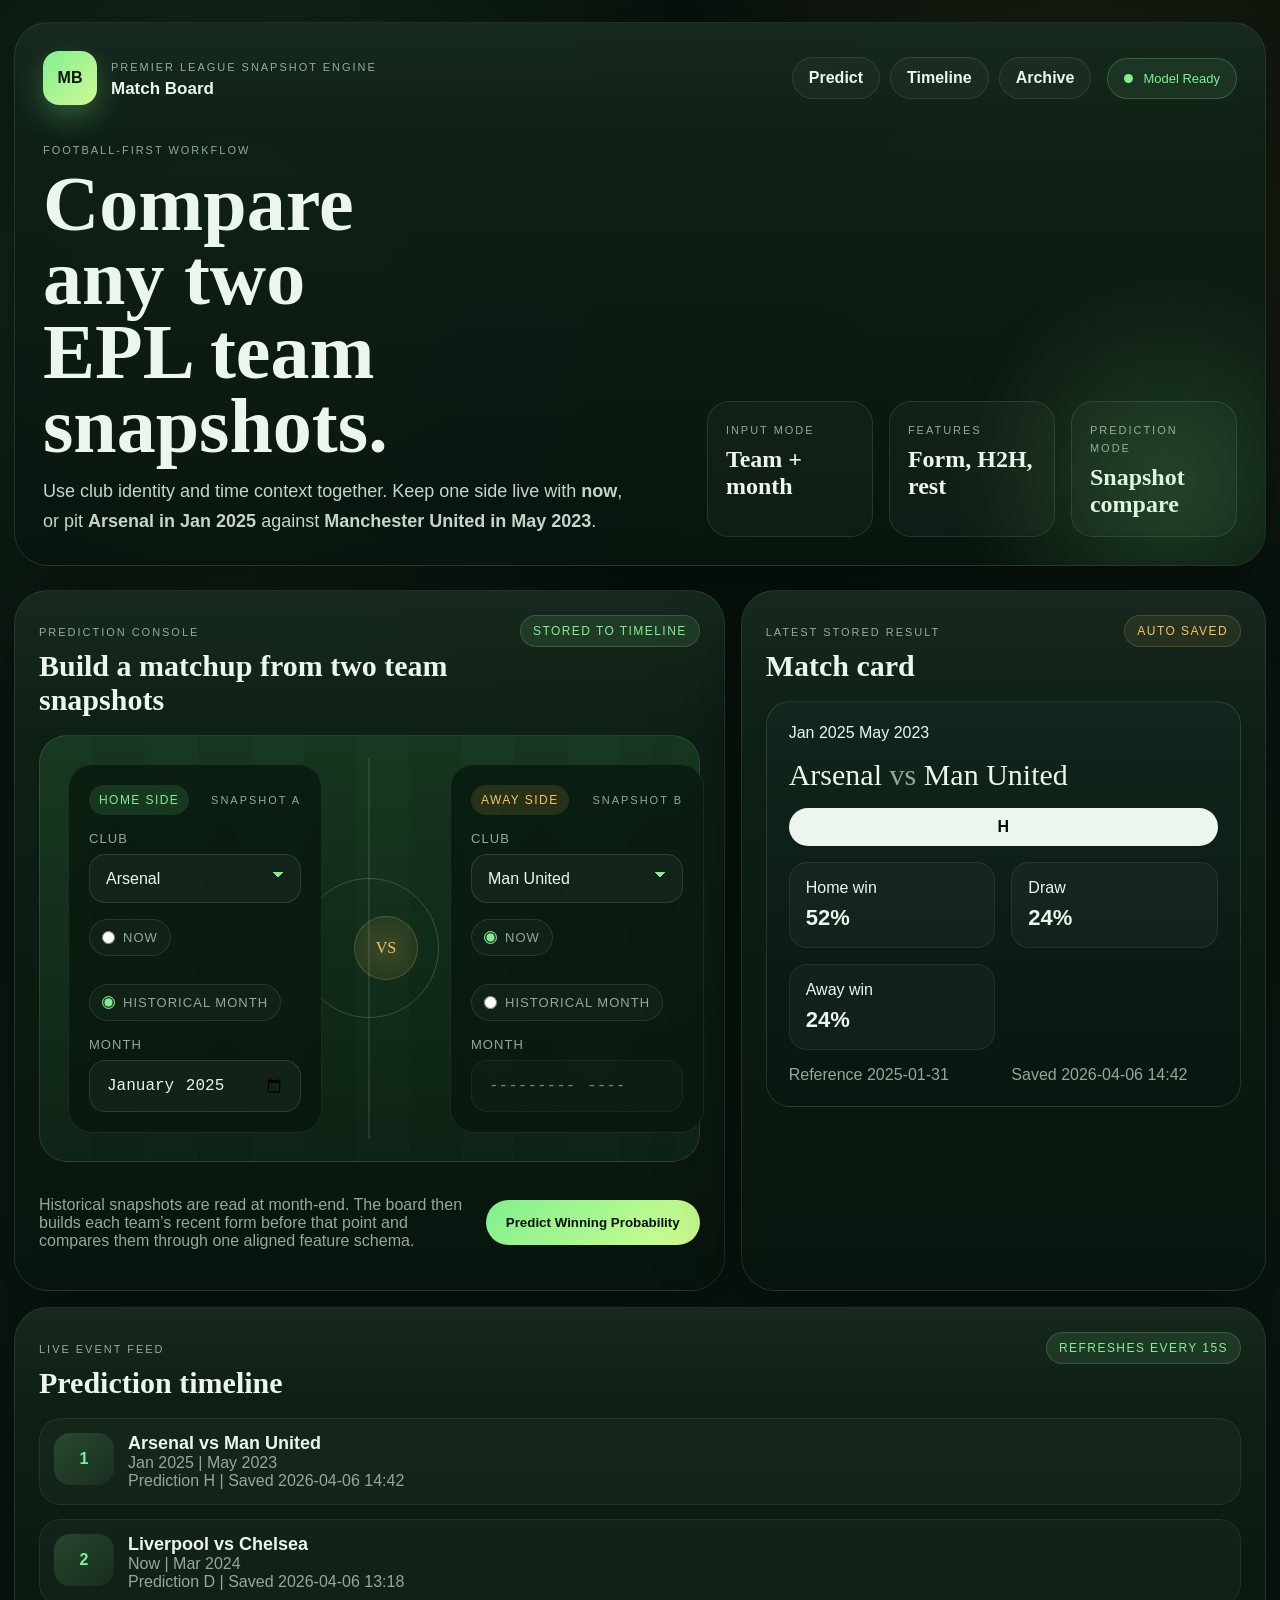
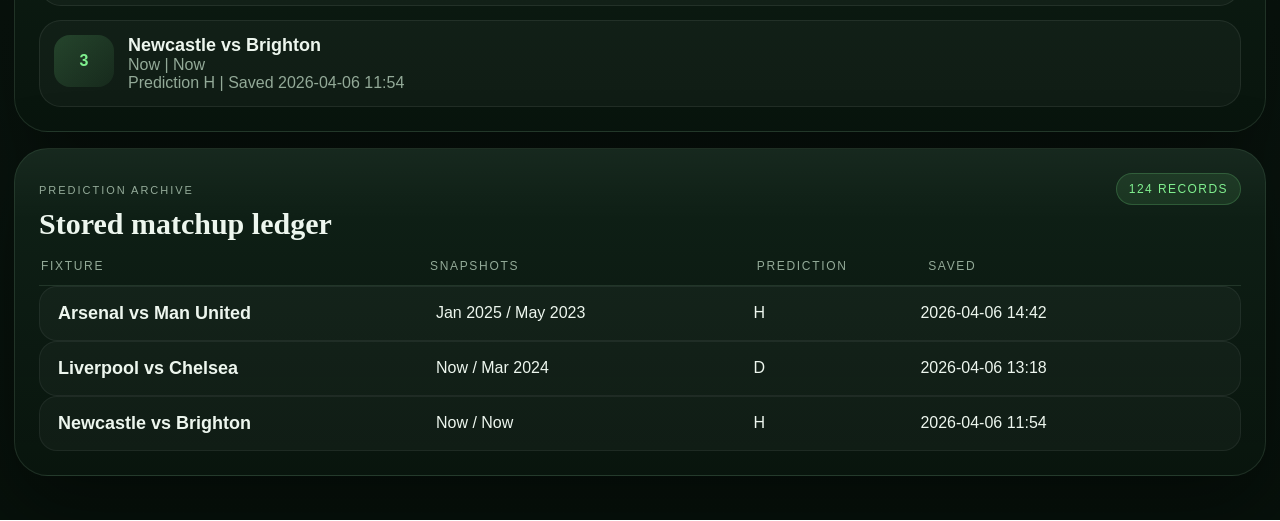
<file: gui-redesign.html>
<!doctype html>
<html lang="en">
  <head>
    <meta charset="utf-8">
    <meta name="viewport" content="width=device-width, initial-scale=1">
    <title>Match Board Snapshot Redesign</title>
    <style>
      :root {
        --bg: #07110b;
        --bg-2: #0c1911;
        --panel: rgba(12, 27, 18, 0.92);
        --line: rgba(186, 236, 198, 0.12);
        --line-strong: rgba(186, 236, 198, 0.28);
        --text: #edf6ee;
        --muted: #93aa98;
        --green: #7ff08e;
        --amber: #f7c35a;
        --red: #ff7b6b;
        --shadow: 0 30px 80px rgba(0, 0, 0, 0.42);
        --radius-xl: 34px;
        --radius-lg: 24px;
        --radius-md: 18px;
      }

      * { box-sizing: border-box; }

      body {
        margin: 0;
        min-height: 100vh;
        color: var(--text);
        font-family: "Aptos", "Trebuchet MS", sans-serif;
        background:
          radial-gradient(circle at 18% 12%, rgba(127, 240, 142, 0.14), transparent 24%),
          radial-gradient(circle at 84% 10%, rgba(247, 195, 90, 0.1), transparent 20%),
          linear-gradient(180deg, #07110b 0%, #0b1711 52%, #07110b 100%);
      }

      .stadium-shell {
        position: fixed;
        inset: 0;
        pointer-events: none;
        background:
          linear-gradient(rgba(255, 255, 255, 0.02) 1px, transparent 1px),
          linear-gradient(90deg, rgba(255, 255, 255, 0.02) 1px, transparent 1px);
        background-size: 40px 40px;
        mask-image: radial-gradient(circle at center, black 30%, transparent 84%);
        opacity: 0.25;
      }

      .page-shell {
        width: min(1380px, calc(100vw - 28px));
        margin: 0 auto;
        padding: 22px 0 44px;
      }

      .hero,
      .panel {
        position: relative;
        overflow: hidden;
        border: 1px solid var(--line);
        border-radius: var(--radius-xl);
        background: linear-gradient(180deg, rgba(16, 35, 24, 0.96), rgba(9, 21, 14, 0.94));
        box-shadow: var(--shadow);
      }

      .hero {
        padding: 28px;
        margin-bottom: 24px;
      }

      .hero::before,
      .panel::before {
        content: "";
        position: absolute;
        inset: 0;
        background: linear-gradient(180deg, rgba(255, 255, 255, 0.03), transparent 22%);
        pointer-events: none;
      }

      .hero::after {
        content: "";
        position: absolute;
        right: -10%;
        bottom: -26%;
        width: 440px;
        aspect-ratio: 1;
        border-radius: 50%;
        background: radial-gradient(circle, rgba(127, 240, 142, 0.18), rgba(127, 240, 142, 0.02) 60%, transparent 72%);
        filter: blur(12px);
      }

      .hero-topbar,
      .hero-main,
      .dashboard-grid,
      .panel-header,
      .hero-scoreboard,
      .form-footer,
      .probability-row,
      .latest-meta,
      .snapshot-ribbon,
      .ledger-head,
      .ledger-row {
        display: grid;
        gap: 16px;
      }

      .hero-topbar {
        grid-template-columns: 1fr auto auto;
        align-items: center;
        margin-bottom: 28px;
      }

      .brand {
        display: flex;
        align-items: center;
        gap: 14px;
      }

      .brand-mark {
        width: 54px;
        height: 54px;
        display: grid;
        place-items: center;
        border-radius: 16px;
        font-weight: 800;
        color: #061009;
        background: linear-gradient(135deg, var(--green), #cff993);
        box-shadow: 0 12px 28px rgba(127, 240, 142, 0.28);
      }

      .brand-copy strong {
        display: block;
        margin-top: 4px;
        font-size: 17px;
      }

      .eyebrow,
      .mini-label {
        text-transform: uppercase;
        letter-spacing: 0.18em;
        font-size: 11px;
        color: var(--muted);
      }

      .hero-nav {
        display: flex;
        gap: 10px;
        flex-wrap: wrap;
      }

      .hero-nav a,
      .chip,
      .status-board,
      .prediction-badge {
        display: inline-flex;
        align-items: center;
        justify-content: center;
        border-radius: 999px;
        text-decoration: none;
        color: inherit;
      }

      .hero-nav a {
        padding: 11px 16px;
        border: 1px solid var(--line);
        background: rgba(255, 255, 255, 0.03);
        font-weight: 700;
      }

      .status-board {
        gap: 10px;
        padding: 12px 16px;
        border: 1px solid rgba(127, 240, 142, 0.24);
        background: rgba(127, 240, 142, 0.08);
        color: var(--green);
        font-size: 13px;
      }

      .status-dot {
        width: 9px;
        height: 9px;
        border-radius: 50%;
        background: currentColor;
      }

      .hero-main {
        grid-template-columns: 1.1fr 0.9fr;
        align-items: end;
      }

      .hero-copy h1 {
        margin: 10px 0 14px;
        font-family: "Iowan Old Style", "Palatino Linotype", serif;
        font-size: clamp(40px, 7vw, 78px);
        line-height: 0.95;
        max-width: 10ch;
      }

      .hero-text {
        max-width: 58ch;
        margin: 0;
        color: #c8d4cb;
        font-size: 18px;
        line-height: 1.65;
      }

      .hero-scoreboard {
        grid-template-columns: repeat(3, 1fr);
      }

      .score-panel {
        padding: 18px;
        border-radius: 22px;
        border: 1px solid var(--line);
        background: rgba(255, 255, 255, 0.03);
      }

      .score-panel strong {
        display: block;
        margin-top: 8px;
        font-size: 24px;
        font-family: "Iowan Old Style", "Palatino Linotype", serif;
      }

      .dashboard-grid {
        grid-template-columns: 1.15fr 0.85fr;
      }

      .timeline-panel {
        grid-column: 1 / -1;
      }

      .panel {
        padding: 24px;
      }

      .panel-header {
        grid-template-columns: 1fr auto;
        align-items: start;
        margin-bottom: 18px;
      }

      .panel h2 {
        margin: 6px 0 0;
        font-size: 30px;
        font-family: "Iowan Old Style", "Palatino Linotype", serif;
      }

      .chip {
        padding: 8px 12px;
        background: rgba(127, 240, 142, 0.1);
        border: 1px solid rgba(127, 240, 142, 0.2);
        color: var(--green);
        font-size: 12px;
        letter-spacing: 0.12em;
        text-transform: uppercase;
      }

      .chip.ghost {
        color: var(--amber);
        border-color: rgba(247, 195, 90, 0.18);
        background: rgba(247, 195, 90, 0.08);
      }

      .pitch {
        position: relative;
        display: grid;
        grid-template-columns: 1fr 88px 1fr;
        gap: 20px;
        padding: 28px;
        border-radius: 28px;
        border: 1px solid rgba(127, 240, 142, 0.14);
        background:
          linear-gradient(180deg, rgba(26, 80, 42, 0.35), rgba(9, 35, 18, 0.4)),
          repeating-linear-gradient(
            90deg,
            rgba(133, 214, 139, 0.08) 0,
            rgba(133, 214, 139, 0.08) 8%,
            rgba(70, 130, 75, 0.1) 8%,
            rgba(70, 130, 75, 0.1) 16%
          );
      }

      .pitch-line.center {
        position: absolute;
        left: 50%;
        top: 22px;
        bottom: 22px;
        width: 1px;
        background: rgba(239, 247, 240, 0.2);
        transform: translateX(-50%);
      }

      .pitch-circle {
        position: absolute;
        left: 50%;
        top: 50%;
        width: 140px;
        height: 140px;
        border-radius: 50%;
        border: 1px solid rgba(239, 247, 240, 0.18);
        transform: translate(-50%, -50%);
      }

      .team-card {
        position: relative;
        z-index: 1;
        padding: 20px;
        border-radius: 24px;
        border: 1px solid rgba(239, 247, 240, 0.08);
        background: rgba(8, 22, 13, 0.72);
        backdrop-filter: blur(16px);
      }

      .team-card-head,
      .snapshot-controls,
      .timeline-meta {
        display: flex;
        justify-content: space-between;
        gap: 12px;
        align-items: center;
        flex-wrap: wrap;
      }

      .side-tag {
        padding: 8px 10px;
        border-radius: 999px;
        font-size: 12px;
        text-transform: uppercase;
        letter-spacing: 0.12em;
      }

      .side-tag.home {
        background: rgba(127, 240, 142, 0.12);
        color: var(--green);
      }

      .side-tag.away {
        background: rgba(247, 195, 90, 0.12);
        color: var(--amber);
      }

      label {
        display: grid;
        gap: 8px;
        margin-top: 16px;
      }

      label span {
        font-size: 13px;
        text-transform: uppercase;
        letter-spacing: 0.08em;
        color: var(--muted);
      }

      input,
      select {
        width: 100%;
        padding: 15px 16px;
        border-radius: 16px;
        border: 1px solid rgba(239, 247, 240, 0.12);
        background: rgba(255, 255, 255, 0.04);
        color: var(--text);
        font-size: 16px;
      }

      input:disabled {
        opacity: 0.48;
        cursor: not-allowed;
      }

      select {
        appearance: none;
        background-image:
          linear-gradient(45deg, transparent 50%, var(--green) 50%),
          linear-gradient(135deg, var(--green) 50%, transparent 50%);
        background-position:
          calc(100% - 22px) calc(50% - 3px),
          calc(100% - 16px) calc(50% - 3px);
        background-size: 6px 6px, 6px 6px;
        background-repeat: no-repeat;
        cursor: pointer;
      }

      .mode-option {
        display: inline-flex;
        align-items: center;
        gap: 8px;
        margin-top: 16px;
        padding: 10px 12px;
        border-radius: 999px;
        border: 1px solid var(--line);
        background: rgba(255, 255, 255, 0.03);
      }

      .mode-option input {
        width: auto;
        margin: 0;
        appearance: auto;
        accent-color: var(--green);
        cursor: pointer;
      }

      .mode-option input {
        width: auto;
        margin: 0;
      }

      .versus-marker {
        display: grid;
        place-items: center;
        z-index: 1;
      }

      .versus-marker span {
        width: 64px;
        height: 64px;
        display: grid;
        place-items: center;
        border-radius: 50%;
        border: 1px solid rgba(247, 195, 90, 0.22);
        background: radial-gradient(circle, rgba(247, 195, 90, 0.18), rgba(247, 195, 90, 0.05));
        color: var(--amber);
        font-family: "Iowan Old Style", "Palatino Linotype", serif;
      }

      .helper-copy,
      .latest-meta,
      .timeline-snapshots,
      .muted {
        color: var(--muted);
      }

      .form-footer {
        grid-template-columns: 1fr auto;
        align-items: center;
        margin-top: 18px;
      }

      .primary-button {
        padding: 15px 20px;
        border: 0;
        border-radius: 999px;
        background: linear-gradient(135deg, var(--green), #d2ff90);
        color: #06110b;
        font-weight: 800;
      }

      .latest-card {
        display: grid;
        gap: 16px;
        padding: 22px;
        border-radius: 24px;
        border: 1px solid rgba(127, 240, 142, 0.16);
        background: linear-gradient(180deg, rgba(17, 39, 28, 0.94), rgba(9, 22, 15, 0.94));
      }

      .latest-topline,
      .probability-row,
      .latest-meta,
      .snapshot-ribbon {
        grid-template-columns: repeat(2, 1fr);
      }

      .latest-fixture {
        font-size: 30px;
        font-family: "Iowan Old Style", "Palatino Linotype", serif;
      }

      .latest-fixture em {
        font-style: normal;
        color: var(--muted);
      }

      .prediction-badge {
        min-width: 52px;
        padding: 10px 16px;
        background: var(--text);
        color: #07110b;
        font-weight: 800;
      }

      .probability-pill,
      .snapshot-box {
        padding: 16px;
        border-radius: 18px;
        border: 1px solid rgba(239, 247, 240, 0.08);
        background: rgba(255, 255, 255, 0.03);
      }

      .probability-pill strong,
      .snapshot-box strong {
        display: block;
        margin-top: 8px;
        font-size: 22px;
      }

      .timeline-list,
      .ledger-list {
        display: grid;
        gap: 14px;
      }

      .timeline-item {
        display: grid;
        grid-template-columns: 60px 1fr;
        gap: 14px;
        align-items: start;
        padding: 14px;
        border-radius: 22px;
        border: 1px solid rgba(239, 247, 240, 0.08);
        background: rgba(255, 255, 255, 0.03);
      }

      .timeline-minute {
        display: grid;
        place-items: center;
        height: 52px;
        border-radius: 16px;
        background: linear-gradient(135deg, rgba(127, 240, 142, 0.18), rgba(127, 240, 142, 0.06));
        color: var(--green);
        font-weight: 800;
      }

      .timeline-title,
      .fixture-label {
        font-size: 18px;
        font-weight: 700;
      }

      .ledger-head {
        grid-template-columns: 1.2fr 1fr 0.5fr 1fr;
        padding: 0 2px 12px;
        border-bottom: 1px solid var(--line);
        color: var(--muted);
        font-size: 12px;
        text-transform: uppercase;
        letter-spacing: 0.14em;
      }

      .ledger-row {
        align-items: center;
        grid-template-columns: 1.2fr 1fr 0.5fr 1fr;
        padding: 16px 18px;
        border-radius: 18px;
        border: 1px solid rgba(239, 247, 240, 0.06);
        background: rgba(255, 255, 255, 0.03);
      }

      @media (max-width: 1120px) {
        .hero-main,
        .dashboard-grid {
          grid-template-columns: 1fr;
        }
      }

      @media (max-width: 860px) {
        .page-shell {
          width: min(100vw - 18px, 100%);
          padding-top: 10px;
        }

        .hero,
        .panel {
          padding: 18px;
          border-radius: 24px;
        }

        .hero-topbar,
        .form-footer,
        .hero-main,
        .hero-scoreboard,
        .pitch,
        .latest-topline,
        .probability-row,
        .latest-meta,
        .snapshot-ribbon,
        .ledger-head,
        .ledger-row {
          grid-template-columns: 1fr;
        }

        .pitch-circle,
        .pitch-line.center {
          display: none;
        }
      }
    </style>
  </head>
  <body>
    <div class="stadium-shell"></div>
    <div class="page-shell">
      <header class="hero">
        <div class="hero-topbar">
          <div class="brand">
            <span class="brand-mark">MB</span>
            <span class="brand-copy">
              <span class="eyebrow">Premier League Snapshot Engine</span>
              <strong>Match Board</strong>
            </span>
          </div>
          <nav class="hero-nav">
            <a href="#predict">Predict</a>
            <a href="#timeline">Timeline</a>
            <a href="#archive">Archive</a>
          </nav>
          <div class="status-board">
            <span class="status-dot"></span>
            Model Ready
          </div>
        </div>

        <div class="hero-main">
          <div class="hero-copy">
            <p class="eyebrow">Football-first workflow</p>
            <h1>Compare any two EPL team snapshots.</h1>
            <p class="hero-text">
              Use club identity and time context together. Keep one side live with <strong>now</strong>, or pit
              <strong>Arsenal in Jan 2025</strong> against <strong>Manchester United in May 2023</strong>.
            </p>
          </div>
          <div class="hero-scoreboard">
            <div class="score-panel">
              <span class="mini-label">Input mode</span>
              <strong>Team + month</strong>
            </div>
            <div class="score-panel">
              <span class="mini-label">Features</span>
              <strong>Form, H2H, rest</strong>
            </div>
            <div class="score-panel">
              <span class="mini-label">Prediction mode</span>
              <strong>Snapshot compare</strong>
            </div>
          </div>
        </div>
      </header>

      <main class="dashboard-grid">
        <section class="panel" id="predict">
          <div class="panel-header">
            <div>
              <p class="mini-label">Prediction console</p>
              <h2>Build a matchup from two team snapshots</h2>
            </div>
            <div class="chip">Stored to timeline</div>
          </div>

          <div class="pitch">
            <div class="pitch-line center"></div>
            <div class="pitch-circle"></div>

            <section class="team-card">
              <div class="team-card-head">
                <span class="side-tag home">Home side</span>
                <span class="mini-label">Snapshot A</span>
              </div>
              <label>
                <span>Club</span>
                <select>
                  <option>Select a club</option>
                  <option selected>Arsenal</option>
                  <option>Man United</option>
                  <option>Chelsea</option>
                  <option>Liverpool</option>
                  <option>Tottenham</option>
                </select>
              </label>
              <div class="snapshot-controls">
                <label class="mode-option"><input type="radio" name="home_mode"><span>Now</span></label>
                <label class="mode-option"><input type="radio" name="home_mode" checked><span>Historical month</span></label>
              </div>
              <label>
                <span>Month</span>
                <input type="month" value="2025-01">
              </label>
            </section>

            <div class="versus-marker"><span>VS</span></div>

            <section class="team-card">
              <div class="team-card-head">
                <span class="side-tag away">Away side</span>
                <span class="mini-label">Snapshot B</span>
              </div>
              <label>
                <span>Club</span>
                <select>
                  <option>Select a club</option>
                  <option>Arsenal</option>
                  <option selected>Man United</option>
                  <option>Chelsea</option>
                  <option>Liverpool</option>
                  <option>Tottenham</option>
                </select>
              </label>
              <div class="snapshot-controls">
                <label class="mode-option"><input type="radio" name="away_mode" checked><span>Now</span></label>
                <label class="mode-option"><input type="radio" name="away_mode"><span>Historical month</span></label>
              </div>
              <label>
                <span>Month</span>
                <input type="month" value="" disabled>
              </label>
            </section>
          </div>

          <div class="form-footer">
            <p class="helper-copy">
              Historical snapshots are read at month-end. The board then builds each team’s recent form before that
              point and compares them through one aligned feature schema.
            </p>
            <button class="primary-button">Predict Winning Probability</button>
          </div>
        </section>

        <section class="panel">
          <div class="panel-header">
            <div>
              <p class="mini-label">Latest stored result</p>
              <h2>Match card</h2>
            </div>
            <div class="chip ghost">Auto saved</div>
          </div>

          <div class="latest-card">
            <div class="latest-topline">
              <span>Jan 2025</span>
              <span>May 2023</span>
            </div>
            <div class="latest-fixture">Arsenal <em>vs</em> Man United</div>
            <div class="prediction-badge">H</div>
            <div class="probability-row">
              <div class="probability-pill">
                <span>Home win</span>
                <strong>52%</strong>
              </div>
              <div class="probability-pill">
                <span>Draw</span>
                <strong>24%</strong>
              </div>
              <div class="probability-pill">
                <span>Away win</span>
                <strong>24%</strong>
              </div>
            </div>
            <div class="latest-meta">
              <span>Reference 2025-01-31</span>
              <span>Saved 2026-04-06 14:42</span>
            </div>
          </div>
        </section>

        <section class="panel timeline-panel" id="timeline">
          <div class="panel-header">
            <div>
              <p class="mini-label">Live event feed</p>
              <h2>Prediction timeline</h2>
            </div>
            <div class="chip">Refreshes every 15s</div>
          </div>

          <div class="timeline-list">
            <div class="timeline-item">
              <div class="timeline-minute">1</div>
              <div>
                <div class="timeline-title">Arsenal vs Man United</div>
                <div class="timeline-snapshots">Jan 2025 | May 2023</div>
                <div class="muted">Prediction H | Saved 2026-04-06 14:42</div>
              </div>
            </div>
            <div class="timeline-item">
              <div class="timeline-minute">2</div>
              <div>
                <div class="timeline-title">Liverpool vs Chelsea</div>
                <div class="timeline-snapshots">Now | Mar 2024</div>
                <div class="muted">Prediction D | Saved 2026-04-06 13:18</div>
              </div>
            </div>
            <div class="timeline-item">
              <div class="timeline-minute">3</div>
              <div>
                <div class="timeline-title">Newcastle vs Brighton</div>
                <div class="timeline-snapshots">Now | Now</div>
                <div class="muted">Prediction H | Saved 2026-04-06 11:54</div>
              </div>
            </div>
          </div>
        </section>

        <section class="panel timeline-panel" id="archive">
          <div class="panel-header">
            <div>
              <p class="mini-label">Prediction archive</p>
              <h2>Stored matchup ledger</h2>
            </div>
            <div class="chip">124 records</div>
          </div>

          <div class="ledger-head">
            <span>Fixture</span>
            <span>Snapshots</span>
            <span>Prediction</span>
            <span>Saved</span>
          </div>

          <div class="ledger-row">
            <span class="fixture-label">Arsenal vs Man United</span>
            <span>Jan 2025 / May 2023</span>
            <span>H</span>
            <span>2026-04-06 14:42</span>
          </div>
          <div class="ledger-row">
            <span class="fixture-label">Liverpool vs Chelsea</span>
            <span>Now / Mar 2024</span>
            <span>D</span>
            <span>2026-04-06 13:18</span>
          </div>
          <div class="ledger-row">
            <span class="fixture-label">Newcastle vs Brighton</span>
            <span>Now / Now</span>
            <span>H</span>
            <span>2026-04-06 11:54</span>
          </div>
        </section>
      </main>
    </div>
  </body>
</html>
</file>
